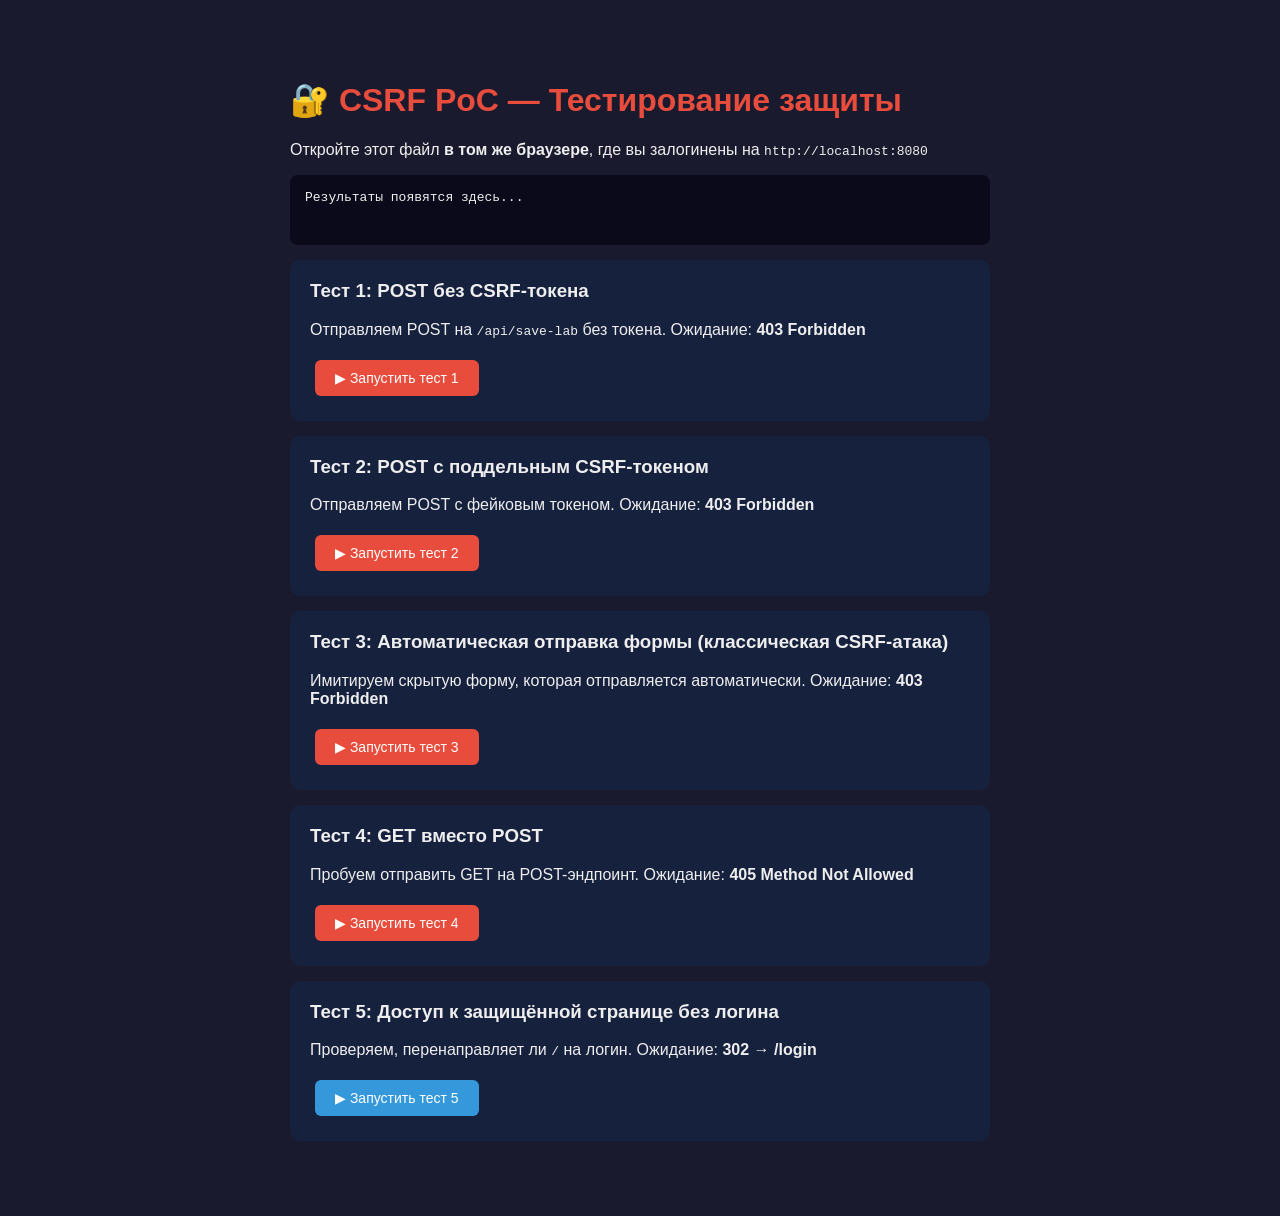
<file: csrf_test.html>
<!DOCTYPE html>
<html lang="ru">
<head>
    <meta charset="UTF-8">
    <title>CSRF PoC — Тест атаки</title>
    <style>
        body { font-family: Arial, sans-serif; max-width: 700px; margin: 40px auto; background: #1a1a2e; color: #eee; padding: 20px; }
        h1 { color: #e74c3c; }
        .test { background: #16213e; border-radius: 10px; padding: 20px; margin: 15px 0; }
        .test h3 { margin-top: 0; }
        button { padding: 10px 20px; border: none; border-radius: 6px; cursor: pointer; font-size: 14px; margin: 5px; }
        .btn-attack { background: #e74c3c; color: white; }
        .btn-info { background: #3498db; color: white; }
        #results { background: #0a0a1a; padding: 15px; border-radius: 8px; margin-top: 10px; white-space: pre-wrap; font-family: monospace; font-size: 13px; min-height: 40px; }
        .pass { color: #2ecc71; font-weight: bold; }
        .fail { color: #e74c3c; font-weight: bold; }
    </style>
</head>
<body>

<h1>🔐 CSRF PoC — Тестирование защиты</h1>
<p>Откройте этот файл <b>в том же браузере</b>, где вы залогинены на <code>http://localhost:8080</code></p>

<div id="results">Результаты появятся здесь...</div>

<div class="test">
    <h3>Тест 1: POST без CSRF-токена</h3>
    <p>Отправляем POST на <code>/api/save-lab</code> без токена. Ожидание: <b>403 Forbidden</b></p>
    <button class="btn-attack" onclick="test1()">▶ Запустить тест 1</button>
</div>

<div class="test">
    <h3>Тест 2: POST с поддельным CSRF-токеном</h3>
    <p>Отправляем POST с фейковым токеном. Ожидание: <b>403 Forbidden</b></p>
    <button class="btn-attack" onclick="test2()">▶ Запустить тест 2</button>
</div>

<div class="test">
    <h3>Тест 3: Автоматическая отправка формы (классическая CSRF-атака)</h3>
    <p>Имитируем скрытую форму, которая отправляется автоматически. Ожидание: <b>403 Forbidden</b></p>
    <button class="btn-attack" onclick="test3()">▶ Запустить тест 3</button>
</div>

<div class="test">
    <h3>Тест 4: GET вместо POST</h3>
    <p>Пробуем отправить GET на POST-эндпоинт. Ожидание: <b>405 Method Not Allowed</b></p>
    <button class="btn-attack" onclick="test4()">▶ Запустить тест 4</button>
</div>

<div class="test">
    <h3>Тест 5: Доступ к защищённой странице без логина</h3>
    <p>Проверяем, перенаправляет ли <code>/</code> на логин. Ожидание: <b>302 → /login</b></p>
    <button class="btn-info" onclick="test5()">▶ Запустить тест 5</button>
</div>

<script>
const API = 'http://localhost:8080/api/save-lab';
const log = document.getElementById('results');

function addResult(name, status, expected, verdict) {
    const cls = verdict === 'PASS' ? 'pass' : 'fail';
    log.innerHTML += `\n${name}\n  Ответ сервера: ${status}\n  Ожидание:     ${expected}\n  Результат:    <span class="${cls}">${verdict}</span>\n${'─'.repeat(50)}`;
}

// Тест 1: POST без токена
async function test1() {
    try {
        const res = await fetch(API, {
            method: 'POST',
            headers: { 'Content-Type': 'application/json' },
            credentials: 'include',
            body: JSON.stringify({ attack: 'no-csrf-token' })
        });
        const ok = res.status === 403;
        addResult('ТЕСТ 1: POST без токена', res.status + ' ' + res.statusText, '403 Forbidden', ok ? 'PASS ✅' : 'FAIL ❌');
    } catch (e) {
        addResult('ТЕСТ 1: POST без токена', 'Ошибка сети: ' + e.message, '403 Forbidden', 'НЕОПРЕДЕЛЕНО ⚠️');
    }
}

// Тест 2: POST с фейковым токеном
async function test2() {
    try {
        const res = await fetch(API, {
            method: 'POST',
            headers: {
                'Content-Type': 'application/json',
                'X-CSRF-TOKEN': 'fake-token-12345'
            },
            credentials: 'include',
            body: JSON.stringify({ attack: 'fake-csrf-token' })
        });
        const ok = res.status === 403;
        addResult('ТЕСТ 2: POST с фейковым токеном', res.status + ' ' + res.statusText, '403 Forbidden', ok ? 'PASS ✅' : 'FAIL ❌');
    } catch (e) {
        addResult('ТЕСТ 2: POST с фейковым токеном', 'Ошибка сети: ' + e.message, '403 Forbidden', 'НЕОПРЕДЕЛЕНО ⚠️');
    }
}

// Тест 3: Скрытая форма
function test3() {
    const iframe = document.createElement('iframe');
    iframe.name = 'csrf-frame';
    iframe.style.display = 'none';
    document.body.appendChild(iframe);

    const form = document.createElement('form');
    form.method = 'POST';
    form.action = API;
    form.target = 'csrf-frame';
    const input = document.createElement('input');
    input.type = 'hidden';
    input.name = 'data';
    input.value = 'csrf-attack-via-form';
    form.appendChild(input);
    document.body.appendChild(form);

    iframe.onload = function() {
        addResult('ТЕСТ 3: Скрытая форма (классика CSRF)', 'Форма отправлена в iframe', '403 Forbidden (или ошибка загрузки)', 'Проверь вкладку Network в DevTools');
        document.body.removeChild(iframe);
        document.body.removeChild(form);
    };
    form.submit();
}

// Тест 4: GET вместо POST
async function test4() {
    try {
        const res = await fetch(API, {
            method: 'GET',
            credentials: 'include'
        });
        const ok = res.status === 405;
        addResult('ТЕСТ 4: GET вместо POST', res.status + ' ' + res.statusText, '405 Method Not Allowed', ok ? 'PASS ✅' : 'FAIL ❌');
    } catch (e) {
        addResult('ТЕСТ 4: GET вместо POST', 'Ошибка сети: ' + e.message, '405', 'НЕОПРЕДЕЛЕНО ⚠️');
    }
}

// Тест 5: Доступ без логина
async function test5() {
    try {
        const res = await fetch('http://localhost:8080/', {
            method: 'GET',
            credentials: 'omit',    // без cookies — имитируем неавторизованного
            redirect: 'manual'
        });
        // redirect:'manual' → opaqueredirect (status=0) если 302
        if (res.type === 'opaqueredirect' || res.status === 302) {
            addResult('ТЕСТ 5: Доступ без логина', 'Redirect (302)', 'Redirect → /login', 'PASS ✅');
        } else {
            addResult('ТЕСТ 5: Доступ без логина', res.status + ' ' + res.statusText, 'Redirect → /login', res.status === 200 ? 'FAIL ❌ (страница доступна!)' : 'НЕОПРЕДЕЛЕНО ⚠️');
        }
    } catch (e) {
        addResult('ТЕСТ 5: Доступ без логина', 'Ошибка: ' + e.message, 'Redirect', 'НЕОПРЕДЕЛЕНО ⚠️');
    }
}
</script>

</body>
</html>
</file>
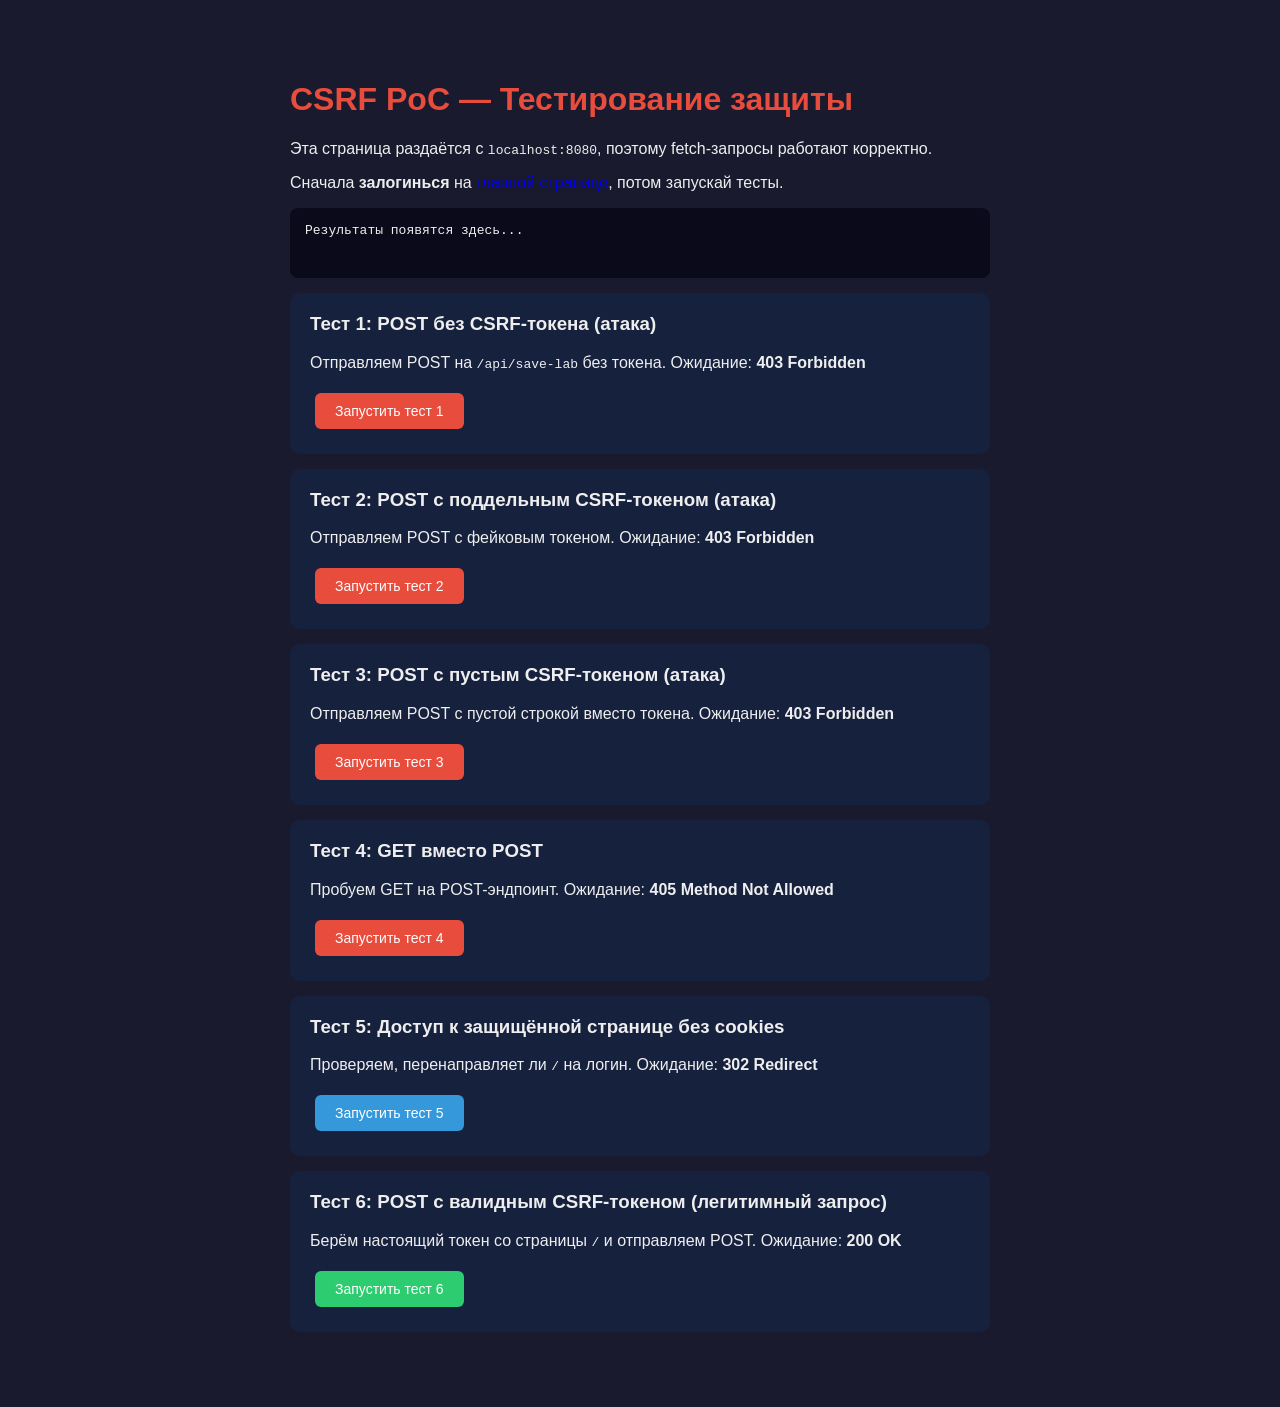
<file: malus law/target/classes/static/csrf_test.html>
<!DOCTYPE html>
<html lang="ru">
<head>
    <meta charset="UTF-8">
    <title>CSRF PoC — Тест атаки</title>
    <style>
        body { font-family: Arial, sans-serif; max-width: 700px; margin: 40px auto; background: #1a1a2e; color: #eee; padding: 20px; }
        h1 { color: #e74c3c; }
        .test { background: #16213e; border-radius: 10px; padding: 20px; margin: 15px 0; }
        .test h3 { margin-top: 0; }
        button { padding: 10px 20px; border: none; border-radius: 6px; cursor: pointer; font-size: 14px; margin: 5px; }
        .btn-attack { background: #e74c3c; color: white; }
        .btn-info { background: #3498db; color: white; }
        .btn-good { background: #2ecc71; color: white; }
        #results { background: #0a0a1a; padding: 15px; border-radius: 8px; margin-top: 10px; white-space: pre-wrap; font-family: monospace; font-size: 13px; min-height: 40px; }
        .pass { color: #2ecc71; font-weight: bold; }
        .fail { color: #e74c3c; font-weight: bold; }
    </style>
</head>
<body>

<h1>CSRF PoC — Тестирование защиты</h1>
<p>Эта страница раздаётся с <code>localhost:8080</code>, поэтому fetch-запросы работают корректно.</p>
<p>Сначала <b>залогинься</b> на <a href="/" target="_blank">главной странице</a>, потом запускай тесты.</p>

<div id="results">Результаты появятся здесь...</div>

<div class="test">
    <h3>Тест 1: POST без CSRF-токена (атака)</h3>
    <p>Отправляем POST на <code>/api/save-lab</code> без токена. Ожидание: <b>403 Forbidden</b></p>
    <button class="btn-attack" onclick="test1()">Запустить тест 1</button>
</div>

<div class="test">
    <h3>Тест 2: POST с поддельным CSRF-токеном (атака)</h3>
    <p>Отправляем POST с фейковым токеном. Ожидание: <b>403 Forbidden</b></p>
    <button class="btn-attack" onclick="test2()">Запустить тест 2</button>
</div>

<div class="test">
    <h3>Тест 3: POST с пустым CSRF-токеном (атака)</h3>
    <p>Отправляем POST с пустой строкой вместо токена. Ожидание: <b>403 Forbidden</b></p>
    <button class="btn-attack" onclick="test3()">Запустить тест 3</button>
</div>

<div class="test">
    <h3>Тест 4: GET вместо POST</h3>
    <p>Пробуем GET на POST-эндпоинт. Ожидание: <b>405 Method Not Allowed</b></p>
    <button class="btn-attack" onclick="test4()">Запустить тест 4</button>
</div>

<div class="test">
    <h3>Тест 5: Доступ к защищённой странице без cookies</h3>
    <p>Проверяем, перенаправляет ли <code>/</code> на логин. Ожидание: <b>302 Redirect</b></p>
    <button class="btn-info" onclick="test5()">Запустить тест 5</button>
</div>

<div class="test">
    <h3>Тест 6: POST с валидным CSRF-токеном (легитимный запрос)</h3>
    <p>Берём настоящий токен со страницы <code>/</code> и отправляем POST. Ожидание: <b>200 OK</b></p>
    <button class="btn-good" onclick="test6()">Запустить тест 6</button>
</div>

<script>
const API = '/api/save-lab';
const log = document.getElementById('results');

function addResult(name, status, expected, verdict) {
    const cls = verdict.includes('PASS') ? 'pass' : 'fail';
    log.innerHTML += '\n' + name +
        '\n  Ответ сервера: ' + status +
        '\n  Ожидание:     ' + expected +
        '\n  Результат:    <span class="' + cls + '">' + verdict + '</span>' +
        '\n' + '─'.repeat(50);
}

// Тест 1: POST без токена
async function test1() {
    try {
        const res = await fetch(API, {
            method: 'POST',
            headers: { 'Content-Type': 'application/json' },
            body: JSON.stringify({ attack: 'no-csrf-token' })
        });
        const ok = res.status === 403;
        addResult('ТЕСТ 1: POST без токена', res.status + ' ' + res.statusText, '403 Forbidden', ok ? 'PASS' : 'FAIL');
    } catch (e) {
        addResult('ТЕСТ 1: POST без токена', 'Ошибка: ' + e.message, '403 Forbidden', 'ОШИБКА');
    }
}

// Тест 2: POST с фейковым токеном
async function test2() {
    try {
        const res = await fetch(API, {
            method: 'POST',
            headers: {
                'Content-Type': 'application/json',
                'X-CSRF-TOKEN': 'fake-token-12345'
            },
            body: JSON.stringify({ attack: 'fake-csrf-token' })
        });
        const ok = res.status === 403;
        addResult('ТЕСТ 2: POST с фейковым токеном', res.status + ' ' + res.statusText, '403 Forbidden', ok ? 'PASS' : 'FAIL');
    } catch (e) {
        addResult('ТЕСТ 2: POST с фейковым токеном', 'Ошибка: ' + e.message, '403 Forbidden', 'ОШИБКА');
    }
}

// Тест 3: POST с пустым токеном
async function test3() {
    try {
        const res = await fetch(API, {
            method: 'POST',
            headers: {
                'Content-Type': 'application/json',
                'X-CSRF-TOKEN': ''
            },
            body: JSON.stringify({ attack: 'empty-csrf-token' })
        });
        const ok = res.status === 403;
        addResult('ТЕСТ 3: POST с пустым токеном', res.status + ' ' + res.statusText, '403 Forbidden', ok ? 'PASS' : 'FAIL');
    } catch (e) {
        addResult('ТЕСТ 3: POST с пустым токеном', 'Ошибка: ' + e.message, '403 Forbidden', 'ОШИБКА');
    }
}

// Тест 4: GET вместо POST
async function test4() {
    try {
        const res = await fetch(API, { method: 'GET' });
        const ok = res.status === 405;
        addResult('ТЕСТ 4: GET вместо POST', res.status + ' ' + res.statusText, '405 Method Not Allowed', ok ? 'PASS' : 'FAIL');
    } catch (e) {
        addResult('ТЕСТ 4: GET вместо POST', 'Ошибка: ' + e.message, '405', 'ОШИБКА');
    }
}

// Тест 5: Доступ без логина
async function test5() {
    try {
        const res = await fetch('/', {
            method: 'GET',
            credentials: 'omit',
            redirect: 'manual'
        });
        if (res.type === 'opaqueredirect' || res.status === 302) {
            addResult('ТЕСТ 5: Доступ без логина', 'Redirect (302)', 'Redirect на /login', 'PASS');
        } else {
            addResult('ТЕСТ 5: Доступ без логина', res.status + ' ' + res.statusText, 'Redirect на /login', res.status === 200 ? 'FAIL (страница доступна!)' : 'НЕОПРЕДЕЛЕНО');
        }
    } catch (e) {
        addResult('ТЕСТ 5: Доступ без логина', 'Ошибка: ' + e.message, 'Redirect', 'ОШИБКА');
    }
}

// Тест 6: POST с настоящим CSRF-токеном
async function test6() {
    try {
        // Получаем главную страницу (там есть CSRF мета-теги)
        const pageRes = await fetch('/', { credentials: 'include' });
        const html = await pageRes.text();
        const parser = new DOMParser();
        const doc = parser.parseFromString(html, 'text/html');

        const tokenMeta = doc.querySelector('meta[name="_csrf"]');
        const headerMeta = doc.querySelector('meta[name="_csrf_header"]');

        if (!tokenMeta || !headerMeta) {
            addResult('ТЕСТ 6: POST с валидным токеном', 'Не удалось найти CSRF мета-теги на /', '200 OK', 'ОШИБКА (залогинься сначала)');
            return;
        }

        const token = tokenMeta.getAttribute('content');
        const header = headerMeta.getAttribute('content');

        const res = await fetch(API, {
            method: 'POST',
            headers: {
                'Content-Type': 'application/json',
                [header]: token
            },
            body: JSON.stringify({ test: 'valid-csrf-token', time: new Date().toISOString() })
        });
        const ok = res.status === 200;
        addResult('ТЕСТ 6: POST с валидным токеном', res.status + ' ' + res.statusText, '200 OK', ok ? 'PASS' : 'FAIL');
    } catch (e) {
        addResult('ТЕСТ 6: POST с валидным токеном', 'Ошибка: ' + e.message, '200 OK', 'ОШИБКА');
    }
}
</script>

</body>
</html>
</file>
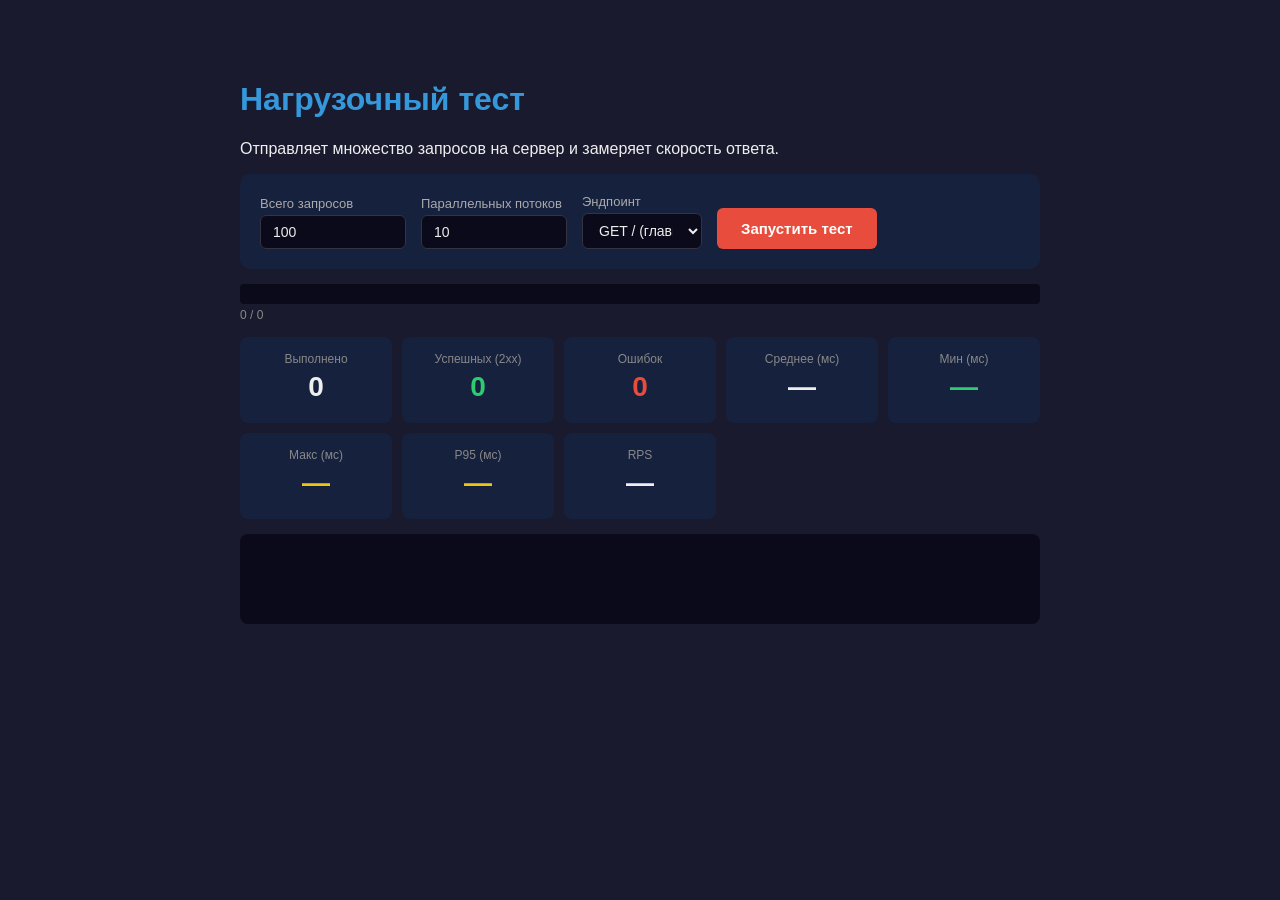
<file: malus law/target/classes/static/load_test.html>
<!DOCTYPE html>
<html lang="ru">
<head>
    <meta charset="UTF-8">
    <title>Нагрузочный тест</title>
    <style>
        body { font-family: Arial, sans-serif; max-width: 800px; margin: 40px auto; background: #1a1a2e; color: #eee; padding: 20px; }
        h1 { color: #3498db; }
        .config { background: #16213e; border-radius: 10px; padding: 20px; margin: 15px 0; display: flex; flex-wrap: wrap; gap: 15px; align-items: end; }
        .config label { display: block; font-size: 13px; color: #aaa; margin-bottom: 4px; }
        .config input, .config select { padding: 8px 12px; border-radius: 6px; border: 1px solid #334; background: #0a0a1a; color: #eee; font-size: 14px; width: 120px; }
        button { padding: 12px 24px; border: none; border-radius: 6px; cursor: pointer; font-size: 15px; font-weight: bold; }
        .btn-start { background: #e74c3c; color: white; }
        .btn-start:disabled { background: #555; cursor: not-allowed; }
        .btn-stop { background: #e67e22; color: white; }
        #live { background: #0a0a1a; padding: 15px; border-radius: 8px; margin-top: 15px; font-family: monospace; font-size: 13px; min-height: 60px; }
        .stats { display: grid; grid-template-columns: repeat(auto-fit, minmax(150px, 1fr)); gap: 10px; margin-top: 15px; }
        .stat-card { background: #16213e; border-radius: 8px; padding: 15px; text-align: center; }
        .stat-card .val { font-size: 28px; font-weight: bold; margin: 5px 0; }
        .stat-card .lbl { font-size: 12px; color: #888; }
        .ok { color: #2ecc71; }
        .err { color: #e74c3c; }
        .warn { color: #f1c40f; }
        .bar-container { background: #0a0a1a; border-radius: 4px; height: 20px; margin-top: 10px; overflow: hidden; }
        .bar { height: 100%; background: #3498db; transition: width 0.3s; border-radius: 4px; }
        #progress-label { font-size: 12px; color: #888; margin-top: 4px; }
    </style>
</head>
<body>

<h1>Нагрузочный тест</h1>
<p>Отправляет множество запросов на сервер и замеряет скорость ответа.</p>

<div class="config">
    <div>
        <label>Всего запросов</label>
        <input type="number" id="totalReqs" value="100" min="1" max="10000">
    </div>
    <div>
        <label>Параллельных потоков</label>
        <input type="number" id="concurrency" value="10" min="1" max="100">
    </div>
    <div>
        <label>Эндпоинт</label>
        <select id="endpoint">
            <option value="GET:/">GET / (главная)</option>
            <option value="POST:/api/save-lab">POST /api/save-lab</option>
        </select>
    </div>
    <div>
        <button class="btn-start" id="btnStart" onclick="startTest()">Запустить тест</button>
        <button class="btn-stop" id="btnStop" onclick="stopTest()" style="display:none">Остановить</button>
    </div>
</div>

<div class="bar-container"><div class="bar" id="bar" style="width:0%"></div></div>
<div id="progress-label">0 / 0</div>

<div class="stats">
    <div class="stat-card"><div class="lbl">Выполнено</div><div class="val" id="s-done">0</div></div>
    <div class="stat-card"><div class="lbl">Успешных (2xx)</div><div class="val ok" id="s-ok">0</div></div>
    <div class="stat-card"><div class="lbl">Ошибок</div><div class="val err" id="s-err">0</div></div>
    <div class="stat-card"><div class="lbl">Среднее (мс)</div><div class="val" id="s-avg">—</div></div>
    <div class="stat-card"><div class="lbl">Мин (мс)</div><div class="val ok" id="s-min">—</div></div>
    <div class="stat-card"><div class="lbl">Макс (мс)</div><div class="val warn" id="s-max">—</div></div>
    <div class="stat-card"><div class="lbl">P95 (мс)</div><div class="val warn" id="s-p95">—</div></div>
    <div class="stat-card"><div class="lbl">RPS</div><div class="val" id="s-rps">—</div></div>
</div>

<div id="live"></div>

<script>
let stopped = false;
let csrfToken = null;
let csrfHeader = null;

async function fetchCsrf() {
    try {
        const res = await fetch('/');
        const html = await res.text();
        const doc = new DOMParser().parseFromString(html, 'text/html');
        const tMeta = doc.querySelector('meta[name="_csrf"]');
        const hMeta = doc.querySelector('meta[name="_csrf_header"]');
        if (tMeta && hMeta) {
            csrfToken = tMeta.getAttribute('content');
            csrfHeader = hMeta.getAttribute('content');
        }
    } catch (e) { /* ignore */ }
}

async function startTest() {
    stopped = false;
    const total = parseInt(document.getElementById('totalReqs').value);
    const conc = parseInt(document.getElementById('concurrency').value);
    const raw = document.getElementById('endpoint').value;
    const method = raw.split(':')[0];
    const url = raw.split(':').slice(1).join(':');

    document.getElementById('btnStart').disabled = true;
    document.getElementById('btnStop').style.display = 'inline';
    document.getElementById('live').innerHTML = 'Подготовка...\n';

    if (method === 'POST') {
        await fetchCsrf();
        if (!csrfToken) {
            document.getElementById('live').innerHTML += 'Не удалось получить CSRF-токен. Сначала залогинься на /\n';
            document.getElementById('btnStart').disabled = false;
            document.getElementById('btnStop').style.display = 'none';
            return;
        }
    }

    const times = [];
    let done = 0, ok = 0, errors = 0;
    const startTime = performance.now();

    function updateUI() {
        document.getElementById('s-done').textContent = done;
        document.getElementById('s-ok').textContent = ok;
        document.getElementById('s-err').textContent = errors;
        document.getElementById('bar').style.width = (done / total * 100) + '%';
        document.getElementById('progress-label').textContent = done + ' / ' + total;

        if (times.length > 0) {
            const sorted = [...times].sort((a, b) => a - b);
            const avg = Math.round(sorted.reduce((a, b) => a + b, 0) / sorted.length);
            const min = Math.round(sorted[0]);
            const max = Math.round(sorted[sorted.length - 1]);
            const p95i = Math.floor(sorted.length * 0.95);
            const p95 = Math.round(sorted[Math.min(p95i, sorted.length - 1)]);
            const elapsed = (performance.now() - startTime) / 1000;
            const rps = elapsed > 0 ? (done / elapsed).toFixed(1) : '—';

            document.getElementById('s-avg').textContent = avg;
            document.getElementById('s-min').textContent = min;
            document.getElementById('s-max').textContent = max;
            document.getElementById('s-p95').textContent = p95;
            document.getElementById('s-rps').textContent = rps;
        }
    }

    async function sendOne() {
        if (stopped) return;
        const t0 = performance.now();
        try {
            const opts = { method };
            if (method === 'POST') {
                opts.headers = { 'Content-Type': 'application/json' };
                if (csrfToken && csrfHeader) {
                    opts.headers[csrfHeader] = csrfToken;
                }
                opts.body = JSON.stringify({ loadTest: true, ts: Date.now() });
            }
            const res = await fetch(url, opts);
            const t1 = performance.now();
            times.push(t1 - t0);
            if (res.status >= 200 && res.status < 300) ok++;
            else errors++;
        } catch (e) {
            times.push(performance.now() - t0);
            errors++;
        }
        done++;
    }

    document.getElementById('live').innerHTML = 'Тест запущен: ' + total + ' запросов, ' + conc + ' потоков, ' + method + ' ' + url + '\n';
    let sent = 0;

    async function wave() {
        const batch = [];
        for (let i = 0; i < conc && sent < total && !stopped; i++) {
            sent++;
            batch.push(sendOne());
        }
        await Promise.all(batch);
        updateUI();
        if (sent < total && !stopped) {
            await wave();
        }
    }

    await wave();

    const elapsed = ((performance.now() - startTime) / 1000).toFixed(2);
    document.getElementById('live').innerHTML += '\nГотово за ' + elapsed + ' сек.\n';
    document.getElementById('live').innerHTML += 'Успешных: ' + ok + ', Ошибок: ' + errors + '\n';
    document.getElementById('btnStart').disabled = false;
    document.getElementById('btnStop').style.display = 'none';
    updateUI();
}

function stopTest() {
    stopped = true;
    document.getElementById('live').innerHTML += '\nТест остановлен пользователем.\n';
    document.getElementById('btnStart').disabled = false;
    document.getElementById('btnStop').style.display = 'none';
}
</script>

</body>
</html>
</file>
